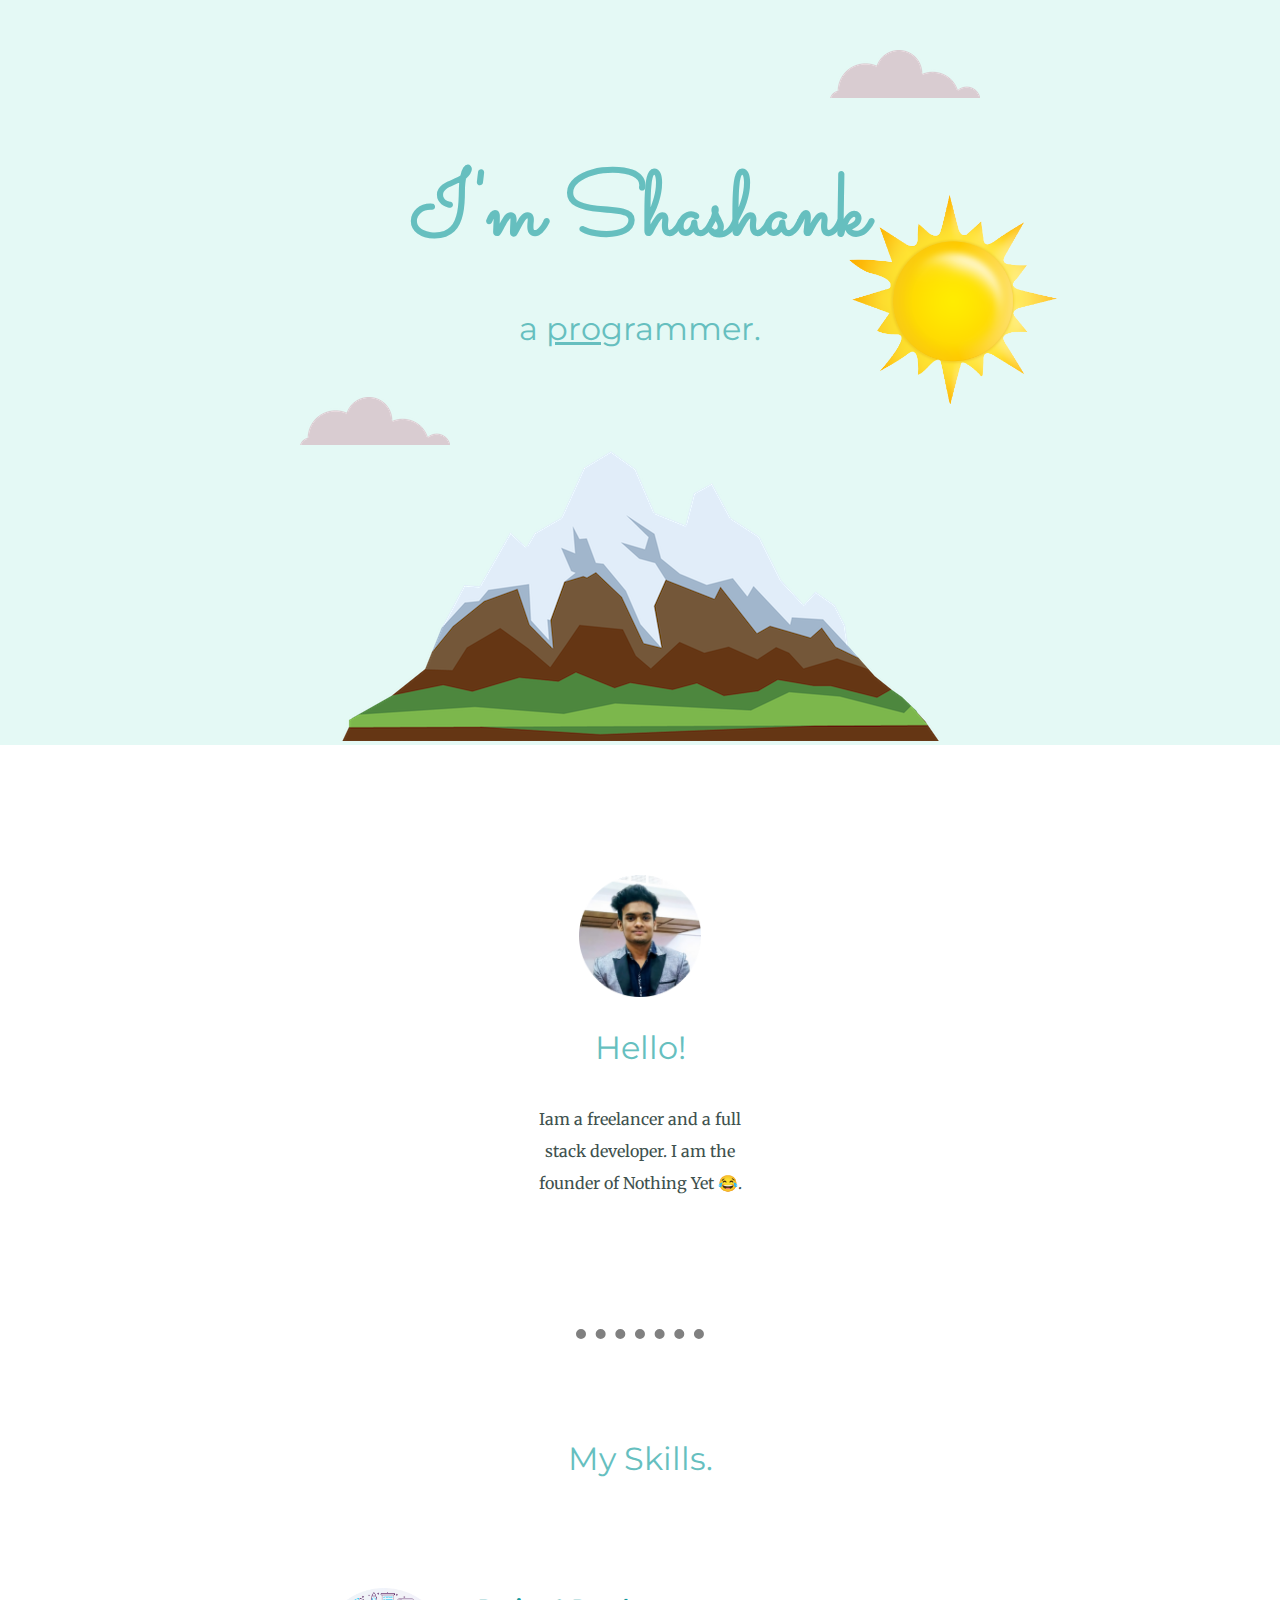
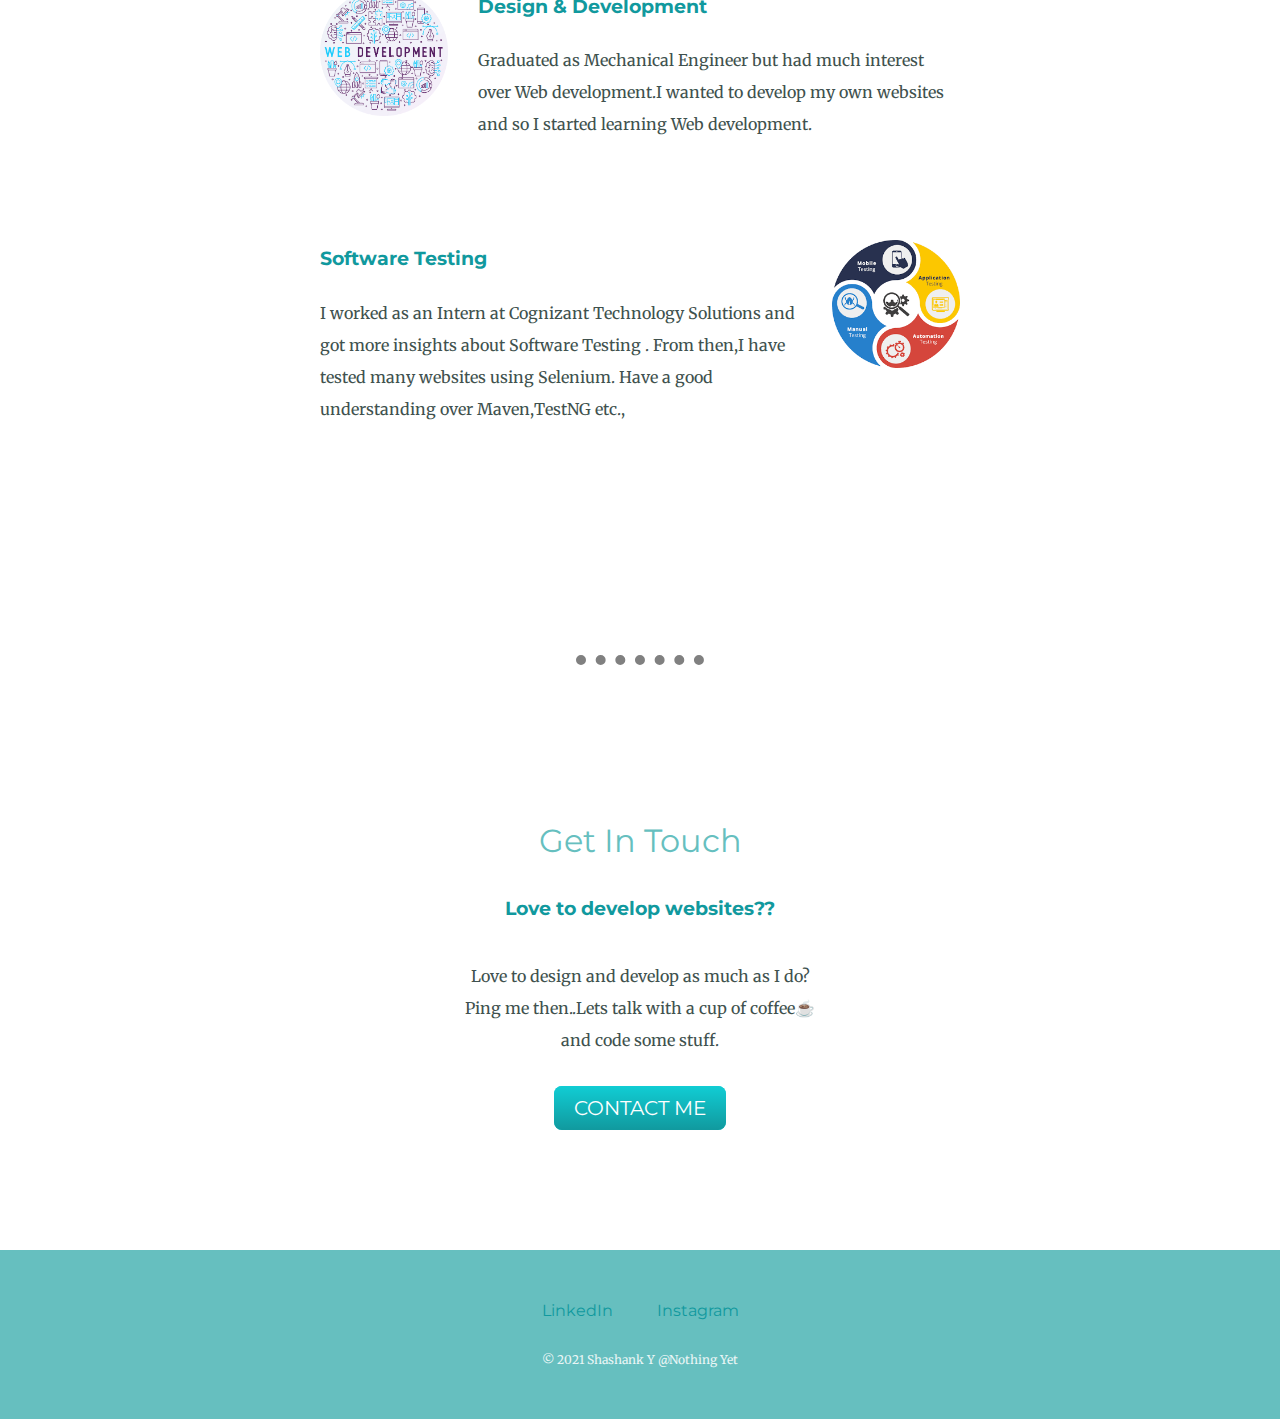
<file: index.html>
<!DOCTYPE html>
<html lang="en" dir="ltr">

<head>
  <meta charset="utf-8">
  <title>Shashank</title>
  <link rel="stylesheet" href="css/styles.css">
  <link rel="icon" href="favicon.ico">
  <link href="https://fonts.googleapis.com/css2?family=Merriweather&family=Montserrat:wght@500&family=Sacramento&display=swap" rel="stylesheet">
</head>

<body>
  <div class="top-container">
    <img class="top-cloud" src="images/cloud.png" alt="cloud">
    <h1>I'm Shashank</h1>
    <h2 class="programmer">a <span class="pro">pro</span>grammer.</h2>
    <img src="images/sun.png" class="sun" alt="Sun">
    <img class="bottom-cloud" src="images/cloud.png" alt="cloud">
    <img class="mountain" src="images/mountain.png" alt="cloud">
  </div>
  <div class="middle-container">
    <div class="profile">
      <img class="profile-picture" src="images/shashank.png" alt="Profile-Piicture">
      <h2 >Hello!</h2>
      <p class="intro">Iam a freelancer and a full stack developer. I am the founder of Nothing Yet 😂.</p>
    </div>
    <hr>
    <div class="skills">
      <h2>My Skills.</h2>
      <div class="skill-row">
        <img class="web-development" src="images/webdevelopment.png" alt="Web-Development Image">
        <h3>Design & Development</h3>
        <p>Graduated as Mechanical Engineer but had much interest over Web development.I wanted to develop my own websites and so I started learning Web development. </p>
      </div>
      <div class="skill-row">
        <img class="testing" src="images/testing.jpg" alt="Tester Image">
        <h3>Software Testing</h3>
        <p>I worked as an Intern at Cognizant Technology Solutions and got more insights about Software Testing . From then,I have tested many websites using Selenium. Have a good understanding over Maven,TestNG etc.,  </p>
      </div>
    </div>
    <hr>
    <div class="contact-me">
      <h2>Get In Touch</h2>
      <h3>Love to develop websites??</h3>
      <p class="contact-message">Love to design and develop as much as I do? Ping me then..Lets talk with a cup of coffee☕ and code some stuff.</p>
      <a class="btn" href="mailto:shashankjyrt@email.com">CONTACT ME</a>
    </div>
  </div>


  <div class="bottom-container">
    <a class="footer-link" href="https://www.linkedin.com/in/shashank-y-b344a418a">LinkedIn</a>
    <a class="footer-link" href="https://www.instagram.com/rahul_shashank_007/">Instagram</a>
    <p class="copyright">© 2021 Shashank Y @Nothing Yet</p>
  </div>


</body>

</html>
</file>
<file: css/styles.css>
body {
  margin: 0;
  text-align: center;
  font-family: 'Merriweather', serif;
  color:#40514e;
}

.sun {
  position: absolute;
  right: 200px;
  bottom: 300px;
  height: 35%;
}

.bottom-cloud {
  position: absolute;
  left: 300px;
  bottom: 300px;
}

.top-cloud {
  position: absolute;
  right: 300px;
  top: 50px;
}

.profile-picture {
  width: 10%;
}

.web-development {
  width: 20%;
  float: left;
  margin-right: 30px;
}

.testing {
  width: 20%;
  float: right;
  margin-left: 30px;
}
.intro
{
  width:20%;
  line-height: 2;
  margin:auto;
}
.top-container {
  background-color: #e4f9f5;
  margin: 0;
  position: relative;
  padding-top: 100px;
}

h1 {
  margin: 50px auto 0 auto;
  font-family: 'Sacramento', cursive;
  font-size: 5.625rem;
  color: #66BFBF;
}

h2 {
  font-family: 'Montserrat', sans-serif;
  font-size: 2rem;
  color: #66bfbf;
  font-weight: normal;
  padding-bottom: 10px;
}

h3 {
  font-family: 'Montserrat', sans-serif;
  color: #11999E;
}
.profile{
  padding: 30px;
}
.programmer {
  font-weight: normal;
}

.pro {
  text-decoration: underline;
}

.middle-container {
margin:100px 0;
}

.bottom-container {
  background-color: #66BFBF;
  padding: 50px 0 20px;
}
.contact-me
{
  padding: 30px;
}

.skill-row {
  width: 50%;
  margin: 100px auto 100px auto;
  text-align: left;
  line-height: 2;
}
.skills{
padding-bottom: 30px;
}
hr{
  border-style: dotted none none;
  border-color: grey;
  border-width: 10px;
  width:10%;
  margin: 100px auto;
}
.contact-message
{
  width: 30%;
  margin:40px auto;
  line-height: 2;
}
a {
  color: #11999E;
  font-family: 'Montserrat', sans-serif;
  margin:10px 20px;
  text-decoration: none;
}
a:hover{
  color:#eaf6f6;
}
.copyright
{
  color:#eaf6f6;
  font-size: 0.75rem;
  padding: 20px 0;
}
.btn {
  background: #11cdd4;
  background-image: -webkit-linear-gradient(top, #11cdd4, #11999e);
  background-image: -moz-linear-gradient(top, #11cdd4, #11999e);
  background-image: -ms-linear-gradient(top, #11cdd4, #11999e);
  background-image: -o-linear-gradient(top, #11cdd4, #11999e);
  background-image: linear-gradient(to bottom, #11cdd4, #11999e);
  -webkit-border-radius: 8;
  -moz-border-radius: 8;
  border-radius: 8px;
  font-family: 'Montserrat', sans-serif;
  color: #ffffff;
  font-size: 20px;
  padding: 10px 20px 10px 20px;
  text-decoration: none;
}

.btn:hover {
  background: #30e3cb;
  background-image: -webkit-linear-gradient(top, #30e3cb, #2bc4ad);
  background-image: -moz-linear-gradient(top, #30e3cb, #2bc4ad);
  background-image: -ms-linear-gradient(top, #30e3cb, #2bc4ad);
  background-image: -o-linear-gradient(top, #30e3cb, #2bc4ad);
  background-image: linear-gradient(to bottom, #30e3cb, #2bc4ad);
  text-decoration: none;
}
</file>
